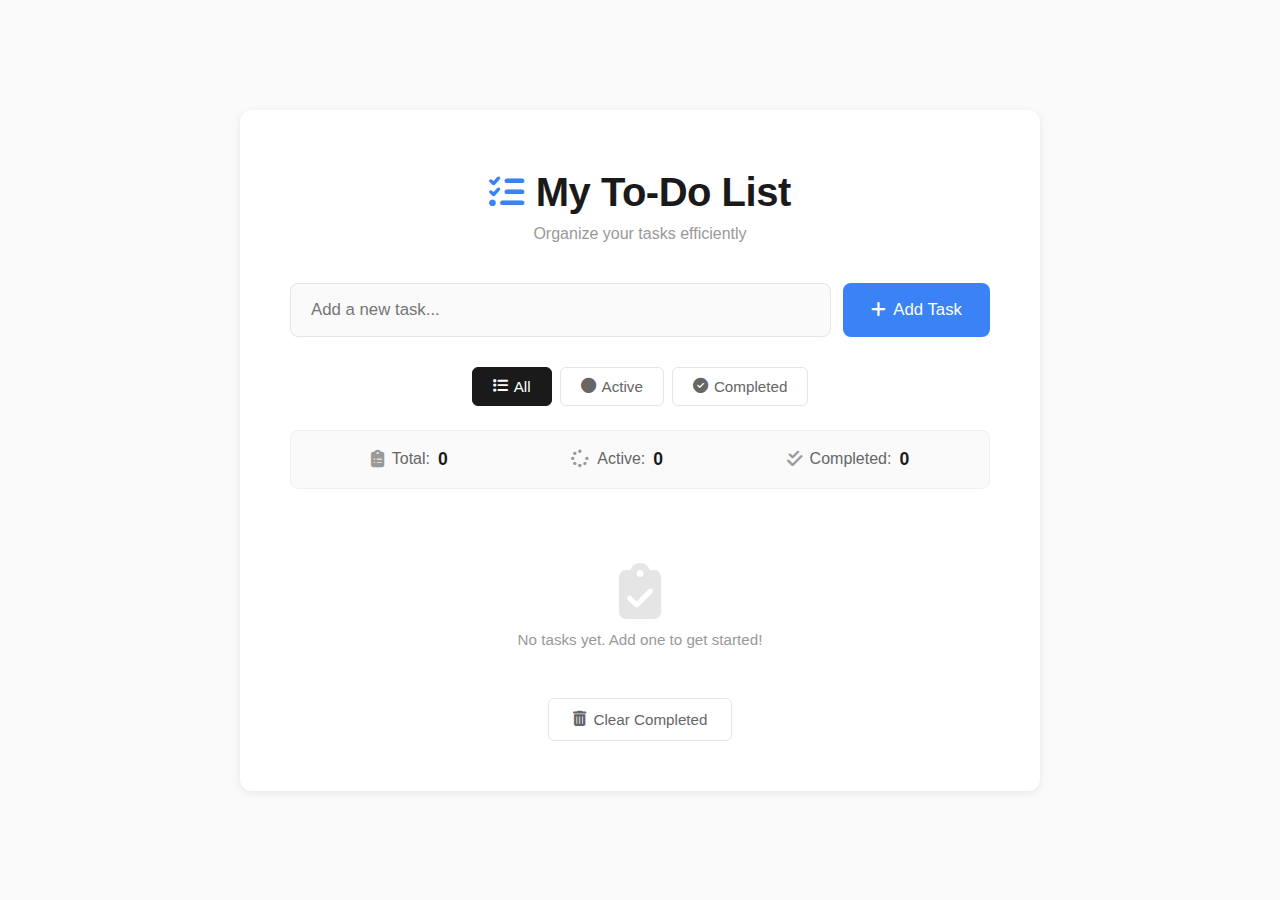
<file: To_do_app/index.html>
<!DOCTYPE html>
<html lang="en">
<head>
    <meta charset="UTF-8">
    <meta name="viewport" content="width=device-width, initial-scale=1.0">
    <title>To-Do List App</title>
    <link rel="stylesheet" href="style.css">
    <link rel="stylesheet" href="https://cdnjs.cloudflare.com/ajax/libs/font-awesome/6.4.0/css/all.min.css">
</head>
<body>
    <div class="container">
        <div class="todo-app">
            <div class="header">
                <h1><i class="fas fa-tasks"></i> My To-Do List</h1>
                <p class="subtitle">Organize your tasks efficiently</p>
            </div>

            <div class="input-section">
                <input type="text" id="taskInput" placeholder="Add a new task..." />
                <button id="addBtn" class="btn-add">
                    <i class="fas fa-plus"></i> Add Task
                </button>
            </div>

            <div class="filter-section">
                <button class="filter-btn active" data-filter="all">
                    <i class="fas fa-list"></i> All
                </button>
                <button class="filter-btn" data-filter="active">
                    <i class="fas fa-circle"></i> Active
                </button>
                <button class="filter-btn" data-filter="completed">
                    <i class="fas fa-check-circle"></i> Completed
                </button>
            </div>

            <div class="stats">
                <span class="stat-item">
                    <i class="fas fa-clipboard-list"></i> Total: <span id="totalTasks">0</span>
                </span>
                <span class="stat-item">
                    <i class="fas fa-spinner"></i> Active: <span id="activeTasks">0</span>
                </span>
                <span class="stat-item">
                    <i class="fas fa-check-double"></i> Completed: <span id="completedTasks">0</span>
                </span>
            </div>

            <ul id="taskList" class="task-list">
                <!-- Tasks will be added here dynamically -->
            </ul>

            <div class="empty-state" id="emptyState">
                <i class="fas fa-clipboard-check"></i>
                <p>No tasks yet. Add one to get started!</p>
            </div>

            <div class="footer">
                <button id="clearCompleted" class="btn-clear">
                    <i class="fas fa-trash-alt"></i> Clear Completed
                </button>
            </div>
        </div>
    </div>

    <script src="script.js"></script>
</body>
</html>
</file>
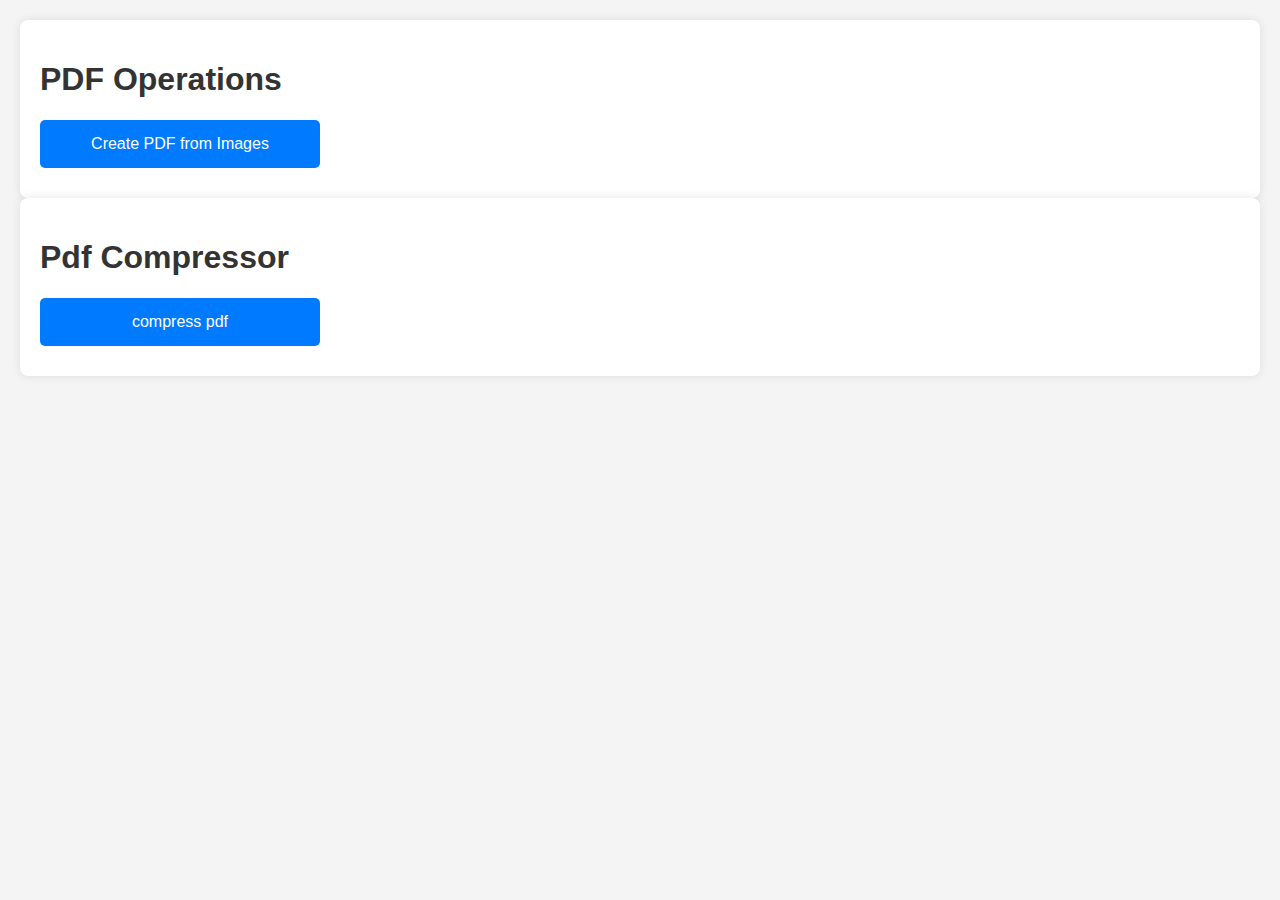
<file: pdf/templates/index.html>
<!DOCTYPE html>
<html lang="en">
<head>
    <meta charset="UTF-8">
    <meta name="viewport" content="width=device-width, initial-scale=1.0">
    <title>PDF Tools</title>
    <style>
        body { font-family: sans-serif; margin: 20px; background-color: #f4f4f4; color: #333; }
        .container { background-color: #fff; padding: 20px; border-radius: 8px; box-shadow: 0 0 10px rgba(0,0,0,0.1); }
        h1 { color: #333; }
        .operation-button {
            display: block;
            width: 250px;
            padding: 15px;
            margin: 10px 0;
            background-color: #007bff;
            color: white;
            text-align: center;
            text-decoration: none;
            border-radius: 5px;
            font-size: 16px;
            border: none;
            cursor: pointer;
        }
        .operation-button:hover {
            background-color: #0056b3;
        }
    </style>
</head>
<body>
    <div class="container">
        <h1>PDF Operations</h1>
        <a href="/create_pdf_from_images" class="operation-button">Create PDF from Images</a>
        <!-- Add more buttons for other operations here -->
    </div>
     <div class="container">
        <h1>Pdf Compressor</h1>
        <a href="/pdfcompress" class="operation-button">compress pdf</a>
        <!-- Add more buttons for other operations here -->
    </div>
</body>
</html>
</file>
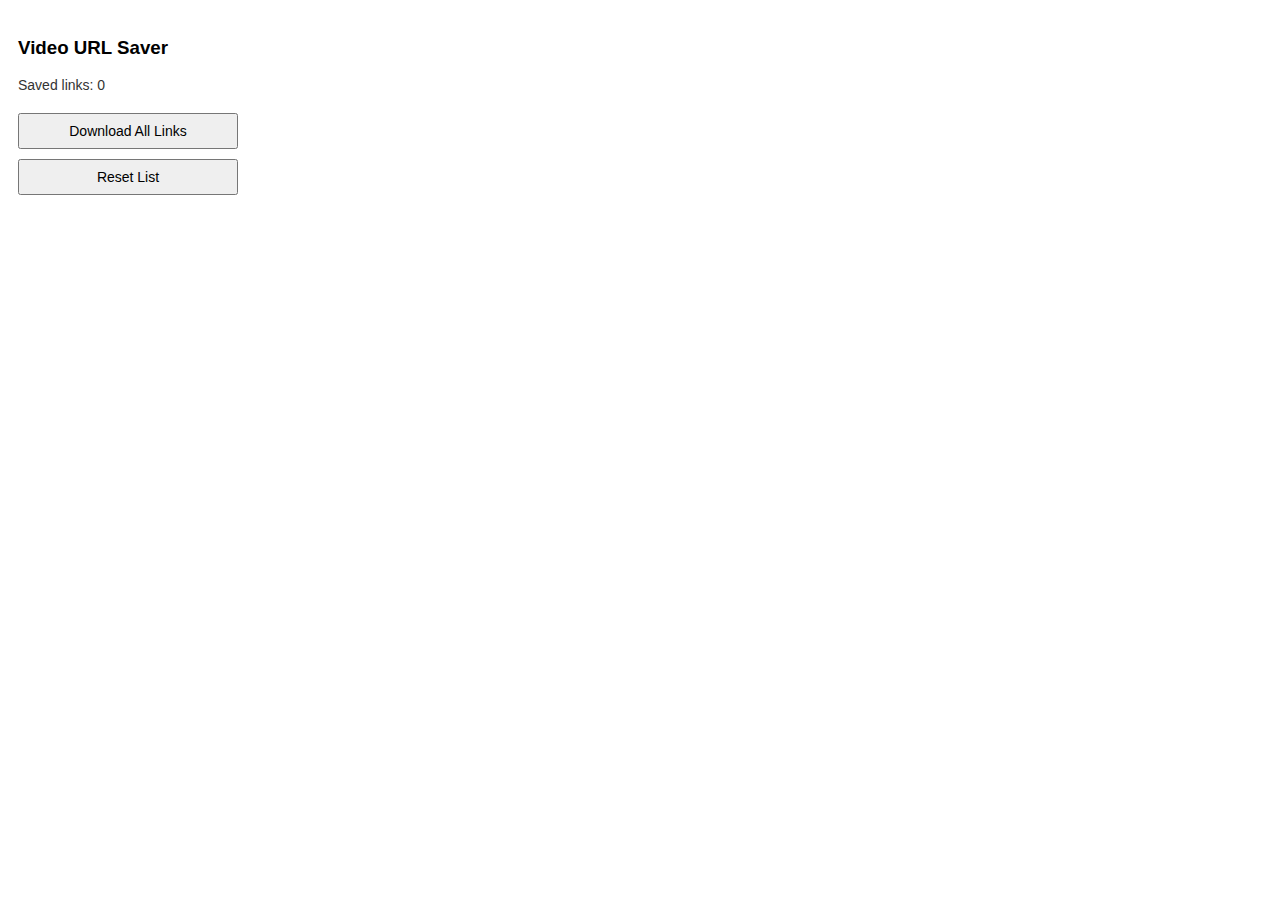
<file: my-youtube-extension/popup.html>
<!DOCTYPE html>
<html>
<head>
  <title>YouTube Video Saver</title>
  <style>
    body {
      font-family: Arial, sans-serif;
      width: 220px;
      padding: 10px;
    }
    #count {
      font-size: 14px;
      margin-bottom: 10px;
      color: #333;
    }
    button {
      width: 100%;
      padding: 8px;
      margin-top: 10px;
      font-size: 14px;
    }
  </style>
</head>
<body>
  <h3>Video URL Saver</h3>
  <div id="count">Saved links: 0</div>
  <button id="download">Download All Links</button>
  <button id="reset">Reset List</button>

  <script src="popup.js"></script>
</body>
</html>
</file>
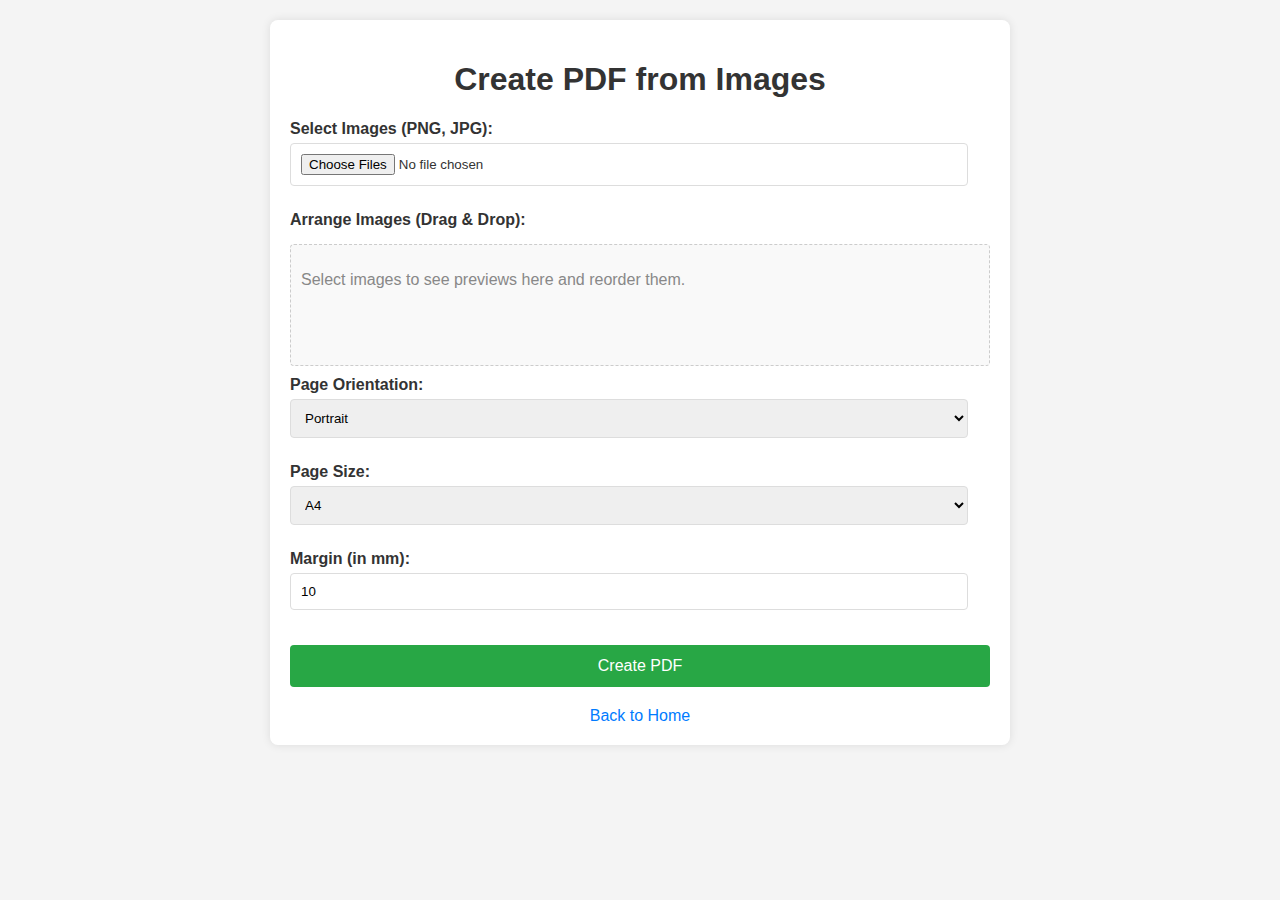
<file: pdf/templates/create_pdf_from_images.html>
<!DOCTYPE html>
<html lang="en">
<head>
    <meta charset="UTF-8">
    <meta name="viewport" content="width=device-width, initial-scale=1.0">
    <title>Create PDF from Images</title>
    <style>
        body { font-family: sans-serif; margin: 20px; background-color: #f4f4f4; color: #333; }
        .container { background-color: #fff; padding: 20px; border-radius: 8px; box-shadow: 0 0 10px rgba(0,0,0,0.1); max-width: 700px; margin: auto; }
        h1 { color: #333; text-align: center; }
        label { display: block; margin-top: 10px; margin-bottom: 5px; font-weight: bold; }
        input[type="file"], select, input[type="number"] {
            width: calc(100% - 22px);
            padding: 10px;
            margin-bottom: 15px;
            border: 1px solid #ddd;
            border-radius: 4px;
            box-sizing: border-box;
        }
        input[type="submit"] {
            background-color: #28a745;
            color: white;
            padding: 12px 20px;
            border: none;
            border-radius: 4px;
            cursor: pointer;
            font-size: 16px;
            display: block;
            width: 100%;
            margin-top: 20px; /* Added margin */
        }
        input[type="submit"]:hover {
            background-color: #218838;
        }
        .home-link {
            display: block;
            text-align: center;
            margin-top: 20px;
            color: #007bff;
            text-decoration: none;
        }
        .home-link:hover {
            text-decoration: underline;
        }
        #image-preview-area {
            display: flex;
            flex-wrap: wrap;
            gap: 10px;
            margin-top: 15px;
            padding: 10px;
            border: 1px dashed #ccc;
            border-radius: 4px;
            min-height: 100px;
            background-color: #f9f9f9;
        }
        .preview-image-container {
            position: relative;
            width: 100px;
            height: 100px;
            border: 1px solid #eee;
            border-radius: 4px;
            overflow: hidden;
            cursor: grab;
            background-color: white;
            display: flex;
            align-items: center;
            justify-content: center;
        }
        .preview-image-container img {
            max-width: 100%;
            max-height: 100%;
            display: block;
        }
        .preview-image-container.dragging {
            opacity: 0.5;
            border: 2px dashed #007bff;
        }
        .preview-image-container .filename {
            position: absolute;
            bottom: 0;
            left: 0;
            right: 0;
            background-color: rgba(0,0,0,0.6);
            color: white;
            font-size: 10px;
            padding: 2px 4px;
            text-align: center;
            white-space: nowrap;
            overflow: hidden;
            text-overflow: ellipsis;
        }
    </style>
</head>
<body>
    <div class="container">
        <h1>Create PDF from Images</h1>
        <form id="pdfCreateForm" method="POST" enctype="multipart/form-data">
            <div>
                <label for="images">Select Images (PNG, JPG):</label>
                <input type="file" id="images" name="images" multiple required accept="image/png, image/jpeg">
            </div>

            <label>Arrange Images (Drag & Drop):</label>
            <div id="image-preview-area">
                <p style="color: #888;">Select images to see previews here and reorder them.</p>
            </div>
            <input type="hidden" name="image_order" id="image_order">

            <div>
                <label for="orientation">Page Orientation:</label>
                <select id="orientation" name="orientation">
                    <option value="P" selected>Portrait</option>
                    <option value="L">Landscape</option>
                </select>
            </div>
            <div>
                <label for="page_size">Page Size:</label>
                <select id="page_size" name="page_size">
                    <option value="A4" selected>A4</option>
                    <option value="Letter">Letter</option>
                    <option value="A3">A3</option>
                    <option value="A5">A5</option>
                    <!-- Add more common page sizes as needed -->
                </select>
            </div>
            <div>
                <label for="margin">Margin (in mm):</label>
                <input type="number" id="margin" name="margin" value="10" min="0" step="1">
            </div>
            <input type="submit" value="Create PDF">
        </form>
        <a href="/" class="home-link">Back to Home</a>
    </div>

    <script>
        const imageUpload = document.getElementById('images');
        const previewArea = document.getElementById('image-preview-area');
        const imageOrderInput = document.getElementById('image_order');
        const pdfCreateForm = document.getElementById('pdfCreateForm');
        let draggedItem = null;
        let fileList = []; // To store File objects

        imageUpload.addEventListener('change', function(event) {
            previewArea.innerHTML = ''; // Clear previous previews
            fileList = Array.from(event.target.files); // Store File objects
            const initialOrder = [];

            fileList.forEach((file, index) => {
                const reader = new FileReader();
                reader.onload = function(e) {
                    const container = document.createElement('div');
                    container.classList.add('preview-image-container');
                    container.draggable = true;
                    container.dataset.fileName = file.name; // Store original filename

                    const img = document.createElement('img');
                    img.src = e.target.result;
                    container.appendChild(img);

                    const fileNameSpan = document.createElement('span');
                    fileNameSpan.classList.add('filename');
                    fileNameSpan.textContent = file.name;
                    container.appendChild(fileNameSpan);

                    previewArea.appendChild(container);
                    addDragEvents(container);
                }
                reader.readAsDataURL(file);
                initialOrder.push(file.name);
            });
            if (fileList.length > 0 && previewArea.querySelector('p')) {
                 previewArea.querySelector('p').style.display = 'none';
            } else if (fileList.length === 0 && !previewArea.querySelector('p')) {
                const p = document.createElement('p');
                p.style.color = '#888';
                p.textContent = 'Select images to see previews here and reorder them.';
                previewArea.appendChild(p);
            }
            updateImageOrderInput();
        });

        function addDragEvents(item) {
            item.addEventListener('dragstart', () => {
                draggedItem = item;
                setTimeout(() => item.classList.add('dragging'), 0);
            });

            item.addEventListener('dragend', () => {
                setTimeout(() => {
                    draggedItem.classList.remove('dragging');
                    draggedItem = null;
                }, 0);
                updateImageOrderInput();
            });

            item.addEventListener('dragover', (e) => {
                e.preventDefault();
                const afterElement = getDragAfterElement(previewArea, e.clientX);
                if (afterElement == null) {
                    previewArea.appendChild(draggedItem);
                } else {
                    previewArea.insertBefore(draggedItem, afterElement);
                }
            });
        }

        function getDragAfterElement(container, x) {
            const draggableElements = [...container.querySelectorAll('.preview-image-container:not(.dragging)')];
            return draggableElements.reduce((closest, child) => {
                const box = child.getBoundingClientRect();
                const offset = x - box.left - box.width / 2;
                if (offset < 0 && offset > closest.offset) {
                    return { offset: offset, element: child };
                } else {
                    return closest;
                }
            }, { offset: Number.NEGATIVE_INFINITY }).element;
        }

        function updateImageOrderInput() {
            const orderedFileNames = [];
            previewArea.querySelectorAll('.preview-image-container').forEach(container => {
                orderedFileNames.push(container.dataset.fileName);
            });
            imageOrderInput.value = JSON.stringify(orderedFileNames);
        }

        pdfCreateForm.addEventListener('submit', function(event) {
            // Ensure the image_order input is updated right before submission
            updateImageOrderInput();

            // Re-construct the FileList in the correct order for submission
            // This is a bit complex as FileList is immutable.
            // Instead, we'll rely on the server to use the image_order.
            // The 'images' input will send all files, and the server will sort them.
            if (fileList.length === 0 && imageUpload.required) {
                alert("Please select images to upload.");
                event.preventDefault();
                return;
            }
        });

    </script>
</body>
</html>
</file>
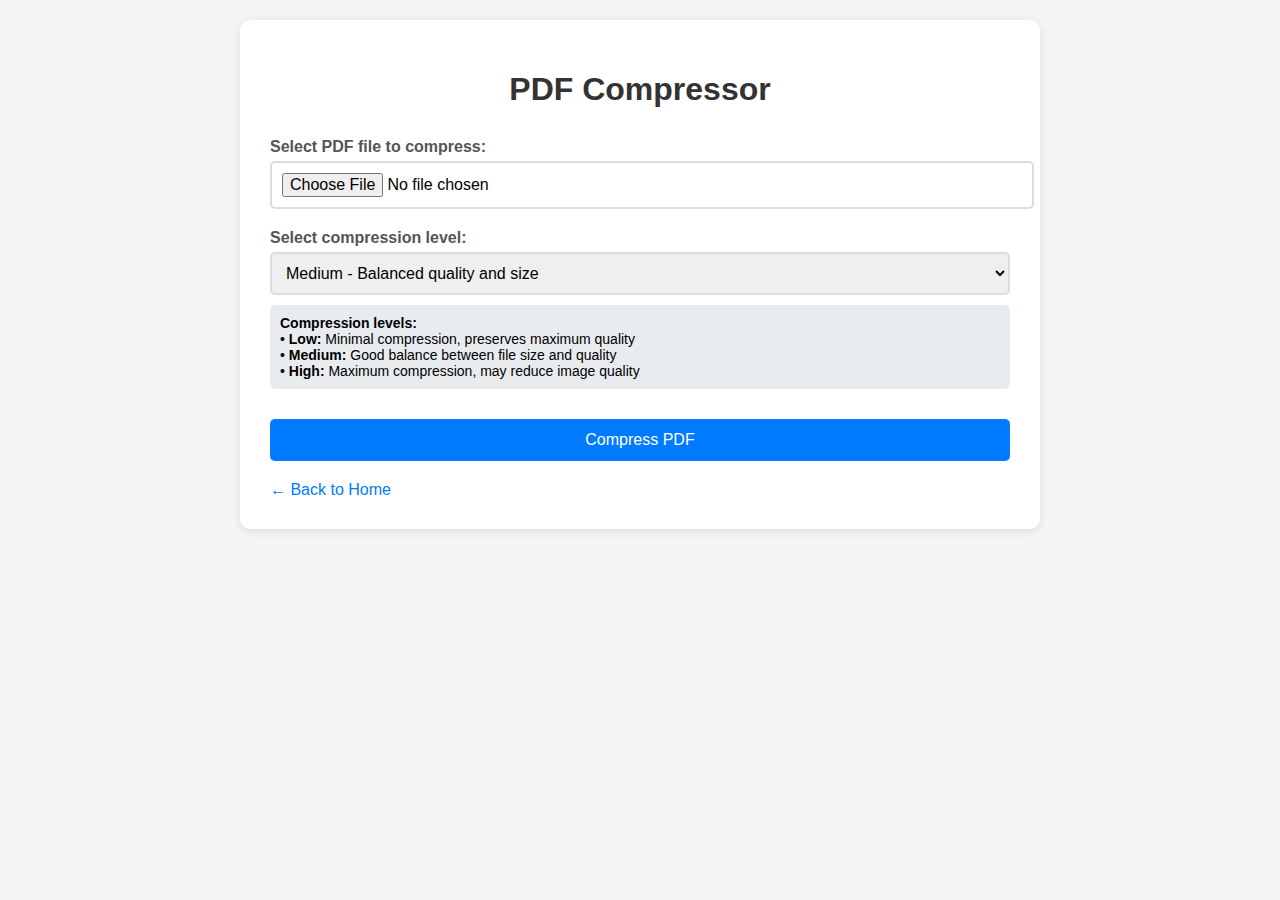
<file: pdf/templates/pdfcompress.html>
<!DOCTYPE html>
<html>
<head>
    <title>PDF Compressor</title>
    <style>
        body {
            font-family: Arial, sans-serif;
            max-width: 800px;
            margin: 0 auto;
            padding: 20px;
            background-color: #f5f5f5;
        }
        .container {
            background-color: white;
            padding: 30px;
            border-radius: 10px;
            box-shadow: 0 2px 10px rgba(0,0,0,0.1);
        }
        h1 {
            color: #333;
            text-align: center;
            margin-bottom: 30px;
        }
        .form-group {
            margin-bottom: 20px;
        }
        label {
            display: block;
            margin-bottom: 5px;
            font-weight: bold;
            color: #555;
        }
        input[type="file"], select {
            width: 100%;
            padding: 10px;
            border: 2px solid #ddd;
            border-radius: 5px;
            font-size: 16px;
        }
        input[type="submit"] {
            background-color: #007bff;
            color: white;
            padding: 12px 30px;
            border: none;
            border-radius: 5px;
            cursor: pointer;
            font-size: 16px;
            width: 100%;
            margin-top: 10px;
        }
        input[type="submit"]:hover {
            background-color: #0056b3;
        }
        .compression-info {
            margin-top: 10px;
            padding: 10px;
            background-color: #e9ecef;
            border-radius: 5px;
            font-size: 14px;
        }
        .back-link {
            display: inline-block;
            margin-top: 20px;
            color: #007bff;
            text-decoration: none;
        }
        .back-link:hover {
            text-decoration: underline;
        }
    </style>
</head>
<body>
    <div class="container">
        <h1>PDF Compressor</h1>
        <form action="/pdfcompress" method="post" enctype="multipart/form-data">
            <div class="form-group">
                <label for="pdf_file">Select PDF file to compress:</label>
                <input type="file" id="pdf_file" name="pdf_file" accept=".pdf" required>
            </div>

            <div class="form-group">
                <label for="compression_level">Select compression level:</label>
                <select id="compression_level" name="compression_level" required>
                    <option value="low">Low - Better quality, larger file</option>
                    <option value="medium" selected>Medium - Balanced quality and size</option>
                    <option value="high">High - Smaller file, reduced quality</option>
                </select>
                <div class="compression-info">
                    <strong>Compression levels:</strong><br>
                    • <strong>Low:</strong> Minimal compression, preserves maximum quality<br>
                    • <strong>Medium:</strong> Good balance between file size and quality<br>
                    • <strong>High:</strong> Maximum compression, may reduce image quality
                </div>
            </div>

            <input type="submit" value="Compress PDF">
        </form>

        <a href="/" class="back-link">← Back to Home</a>
    </div>
</body>
</html>
</file>
<file: To_do_app/style.css>
* {
    margin: 0;
    padding: 0;
    box-sizing: border-box;
}

body {
    font-family: -apple-system, BlinkMacSystemFont, 'Segoe UI', Roboto, 'Helvetica Neue', Arial, sans-serif;
    background: #fafafa;
    min-height: 100vh;
    padding: 20px;
    display: flex;
    justify-content: center;
    align-items: center;
}

.container {
    width: 100%;
    max-width: 800px;
}

.todo-app {
    background: white;
    border-radius: 12px;
    box-shadow: 0 2px 8px rgba(0, 0, 0, 0.08);
    padding: 60px 50px 50px;
    animation: fadeIn 0.5s ease-in;
}

@keyframes fadeIn {
    from {
        opacity: 0;
        transform: translateY(-20px);
    }
    to {
        opacity: 1;
        transform: translateY(0);
    }
}

.header {
    text-align: center;
    margin-bottom: 40px;
}

.header h1 {
    color: #1a1a1a;
    font-size: 2.5rem;
    margin-bottom: 10px;
    font-weight: 600;
    letter-spacing: -0.5px;
    display: flex;
    align-items: center;
    justify-content: center;
    gap: 12px;
}

.header h1 i {
    font-size: 2.2rem;
    color: #3b82f6;
}

.subtitle {
    color: #999;
    font-size: 1rem;
    font-weight: 400;
}

.input-section {
    display: flex;
    gap: 12px;
    margin-bottom: 30px;
}

#taskInput {
    flex: 1;
    padding: 16px 20px;
    border: 1px solid #e5e5e5;
    border-radius: 8px;
    font-size: 1.05rem;
    transition: all 0.2s ease;
    background: #fafafa;
}

#taskInput:focus {
    outline: none;
    border-color: #3b82f6;
    background: white;
    box-shadow: 0 0 0 3px rgba(59, 130, 246, 0.05);
}

.btn-add {
    padding: 16px 28px;
    background: #3b82f6;
    color: white;
    border: none;
    border-radius: 8px;
    font-size: 1.05rem;
    font-weight: 500;
    cursor: pointer;
    transition: all 0.2s ease;
    display: flex;
    align-items: center;
    gap: 6px;
}

.btn-add:hover {
    background: #2563eb;
}

.btn-add:active {
    transform: scale(0.98);
}

.filter-section {
    display: flex;
    gap: 8px;
    margin-bottom: 24px;
    justify-content: center;
}

.filter-btn {
    padding: 10px 20px;
    background: transparent;
    border: 1px solid #e5e5e5;
    border-radius: 6px;
    cursor: pointer;
    transition: all 0.2s ease;
    font-size: 0.95rem;
    font-weight: 500;
    color: #666;
    display: flex;
    align-items: center;
    gap: 6px;
}

.filter-btn:hover {
    background: #fafafa;
    border-color: #d4d4d4;
}

.filter-btn.active {
    background: #1a1a1a;
    color: white;
    border-color: #1a1a1a;
}

.stats {
    display: flex;
    justify-content: space-around;
    padding: 18px;
    background: #fafafa;
    border-radius: 8px;
    margin-bottom: 24px;
    border: 1px solid #f0f0f0;
}

.stat-item {
    display: flex;
    align-items: center;
    gap: 8px;
    font-size: 1rem;
    color: #666;
    font-weight: 500;
}

.stat-item i {
    color: #999;
    font-size: 1.1rem;
}

.stat-item span {
    font-weight: 600;
    color: #1a1a1a;
    font-size: 1.1rem;
}

.task-list {
    list-style: none;
    max-height: 400px;
    overflow-y: auto;
    margin-bottom: 20px;
}

.task-list::-webkit-scrollbar {
    width: 6px;
}

.task-list::-webkit-scrollbar-track {
    background: transparent;
}

.task-list::-webkit-scrollbar-thumb {
    background: #e5e5e5;
    border-radius: 10px;
}

.task-list::-webkit-scrollbar-thumb:hover {
    background: #d4d4d4;
}

.task-item {
    background: white;
    padding: 18px 20px;
    border-radius: 8px;
    margin-bottom: 10px;
    display: flex;
    align-items: center;
    gap: 16px;
    transition: all 0.2s ease;
    animation: slideIn 0.3s ease;
    border: 1px solid #f0f0f0;
}

@keyframes slideIn {
    from {
        opacity: 0;
        transform: translateY(-10px);
    }
    to {
        opacity: 1;
        transform: translateY(0);
    }
}

.task-item:hover {
    border-color: #e5e5e5;
    box-shadow: 0 2px 4px rgba(0, 0, 0, 0.04);
}

.task-item.completed {
    opacity: 0.5;
}

.task-item.completed .task-text {
    text-decoration: line-through;
    color: #999;
}

.task-checkbox {
    width: 24px;
    height: 24px;
    border: 2px solid #d4d4d4;
    border-radius: 50%;
    cursor: pointer;
    flex-shrink: 0;
    display: flex;
    align-items: center;
    justify-content: center;
    transition: all 0.2s ease;
}

.task-checkbox:hover {
    border-color: #3b82f6;
}

.task-checkbox.checked {
    background: #3b82f6;
    border-color: #3b82f6;
    color: white;
}

.task-text {
    flex: 1;
    font-size: 1.05rem;
    color: #1a1a1a;
    word-break: break-word;
    font-weight: 400;
}

.task-input {
    flex: 1;
    padding: 10px 14px;
    border: 1px solid #3b82f6;
    border-radius: 6px;
    font-size: 1.05rem;
}

.task-actions {
    display: flex;
    gap: 8px;
}

.btn-edit,
.btn-save,
.btn-delete {
    width: 36px;
    height: 36px;
    border: none;
    border-radius: 6px;
    cursor: pointer;
    transition: all 0.2s ease;
    display: flex;
    align-items: center;
    justify-content: center;
    font-size: 0.95rem;
    background: transparent;
}

.btn-edit {
    color: #666;
}

.btn-edit:hover {
    background: #fafafa;
    color: #f59e0b;
}

.btn-save {
    color: #666;
}

.btn-save:hover {
    background: #fafafa;
    color: #10b981;
}

.btn-delete {
    color: #666;
}

.btn-delete:hover {
    background: #fafafa;
    color: #ef4444;
}

.empty-state {
    text-align: center;
    padding: 50px 20px;
    color: #999;
}

.empty-state i {
    font-size: 3.5rem;
    color: #e5e5e5;
    margin-bottom: 12px;
}

.empty-state p {
    font-size: 0.95rem;
    font-weight: 400;
}

.empty-state.hidden {
    display: none;
}

.footer {
    text-align: center;
}

.btn-clear {
    padding: 12px 24px;
    background: transparent;
    color: #666;
    border: 1px solid #e5e5e5;
    border-radius: 6px;
    cursor: pointer;
    transition: all 0.2s ease;
    font-size: 0.95rem;
    font-weight: 500;
    display: inline-flex;
    align-items: center;
    gap: 8px;
}

.btn-clear:hover {
    background: #fef2f2;
    color: #ef4444;
    border-color: #fecaca;
}

.btn-clear:active {
    transform: scale(0.98);
}

/* Responsive Design */
@media (max-width: 768px) {
    .todo-app {
        padding: 25px;
    }

    .header h1 {
        font-size: 2rem;
    }

    .input-section {
        flex-direction: column;
    }

    .btn-add {
        justify-content: center;
    }

    .filter-section {
        flex-wrap: wrap;
    }

    .stats {
        flex-direction: column;
        gap: 10px;
    }

    .task-item {
        padding: 12px 15px;
    }
}

@media (max-width: 480px) {
    body {
        padding: 10px;
    }

    .todo-app {
        padding: 20px;
    }

    .header h1 {
        font-size: 1.5rem;
        flex-direction: column;
        gap: 10px;
    }

    .subtitle {
        font-size: 0.9rem;
    }

    .filter-btn {
        font-size: 0.8rem;
        padding: 8px 15px;
    }

    .btn-edit,
    .btn-save,
    .btn-delete {
        width: 32px;
        height: 32px;
    }
}
</file>
